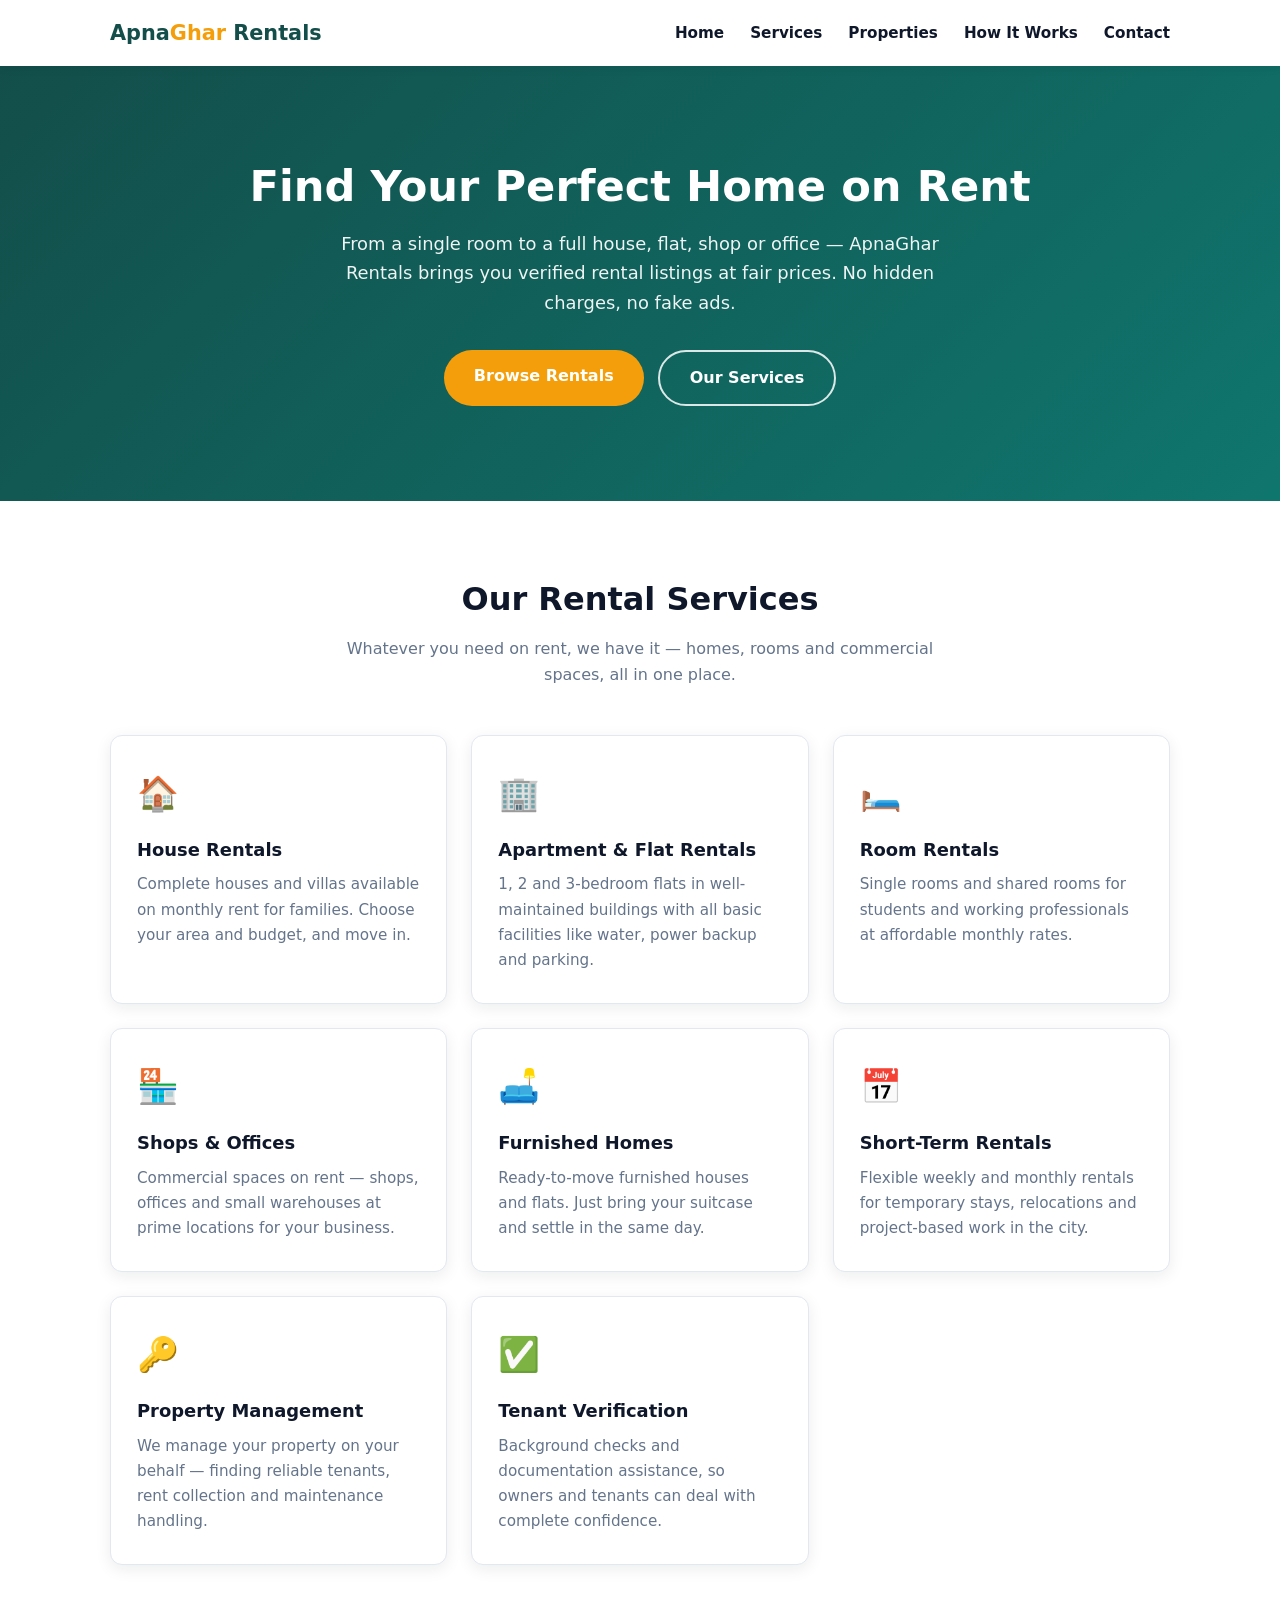
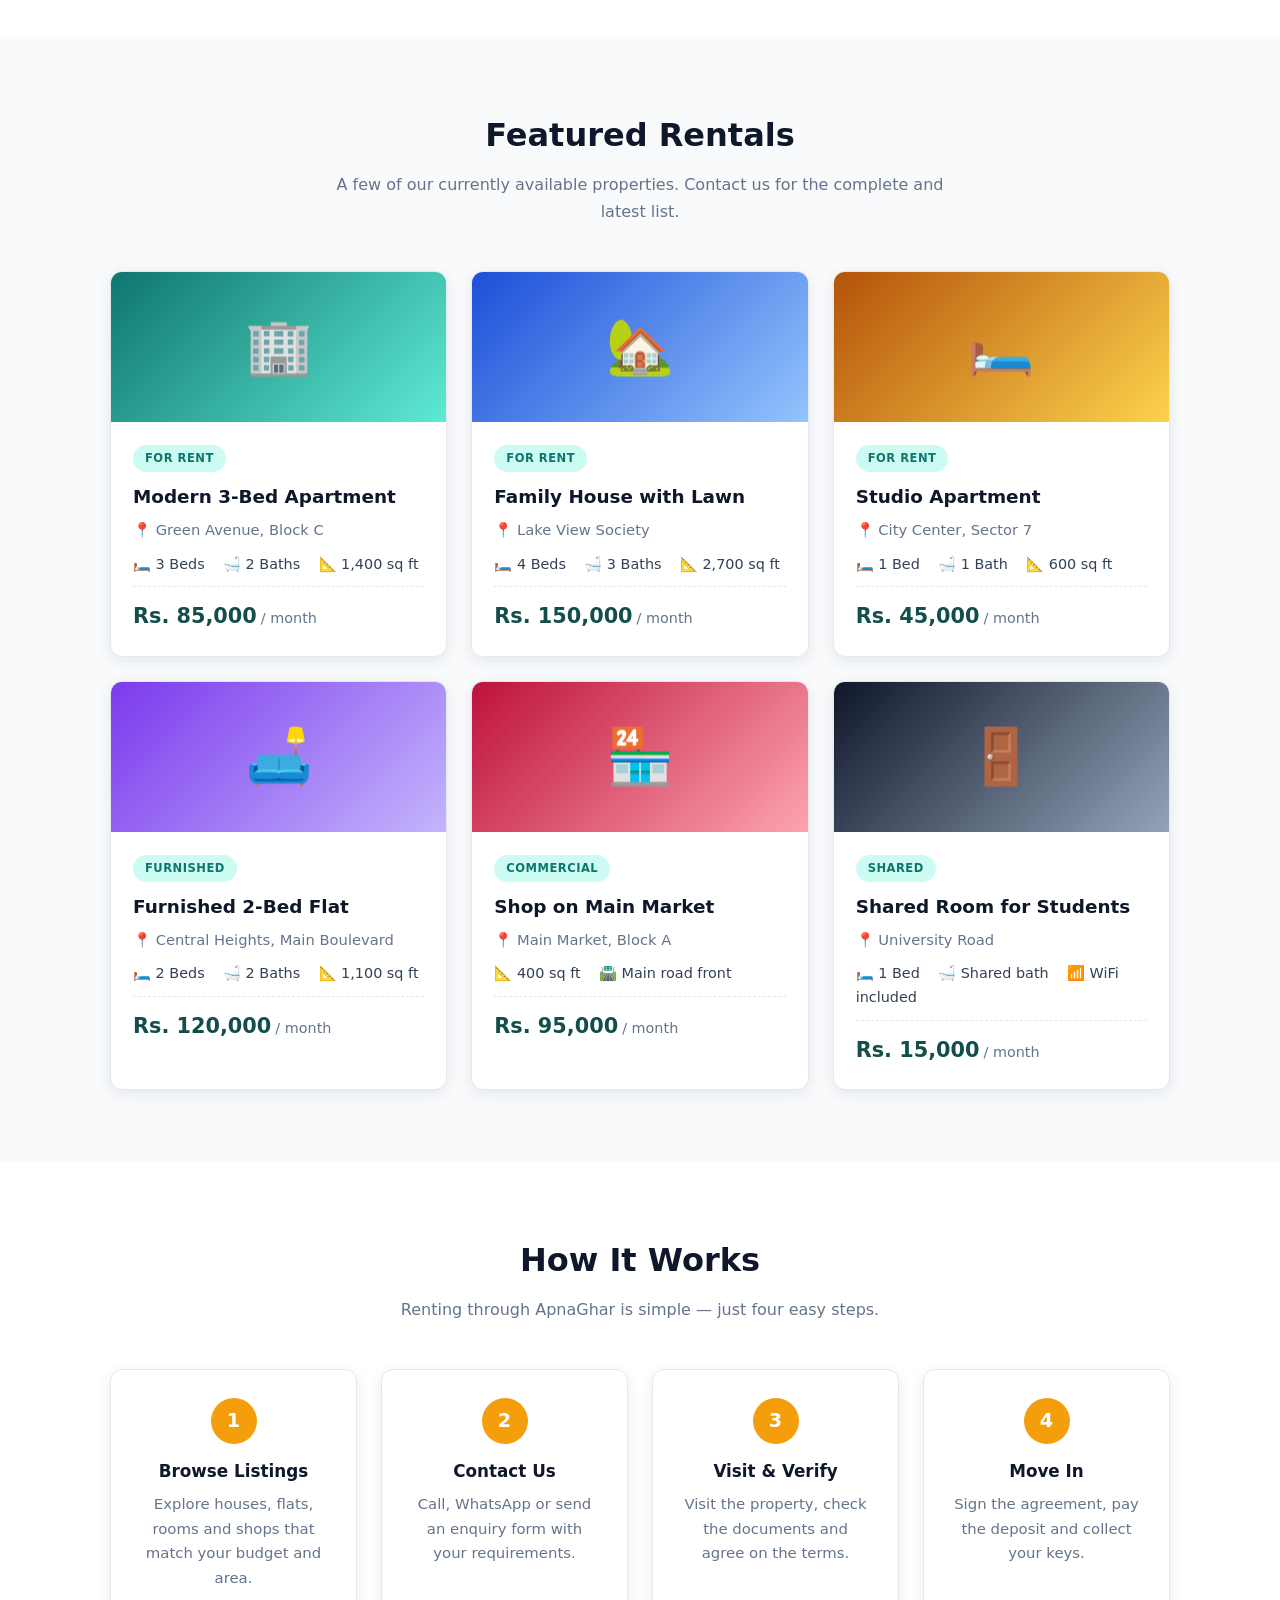
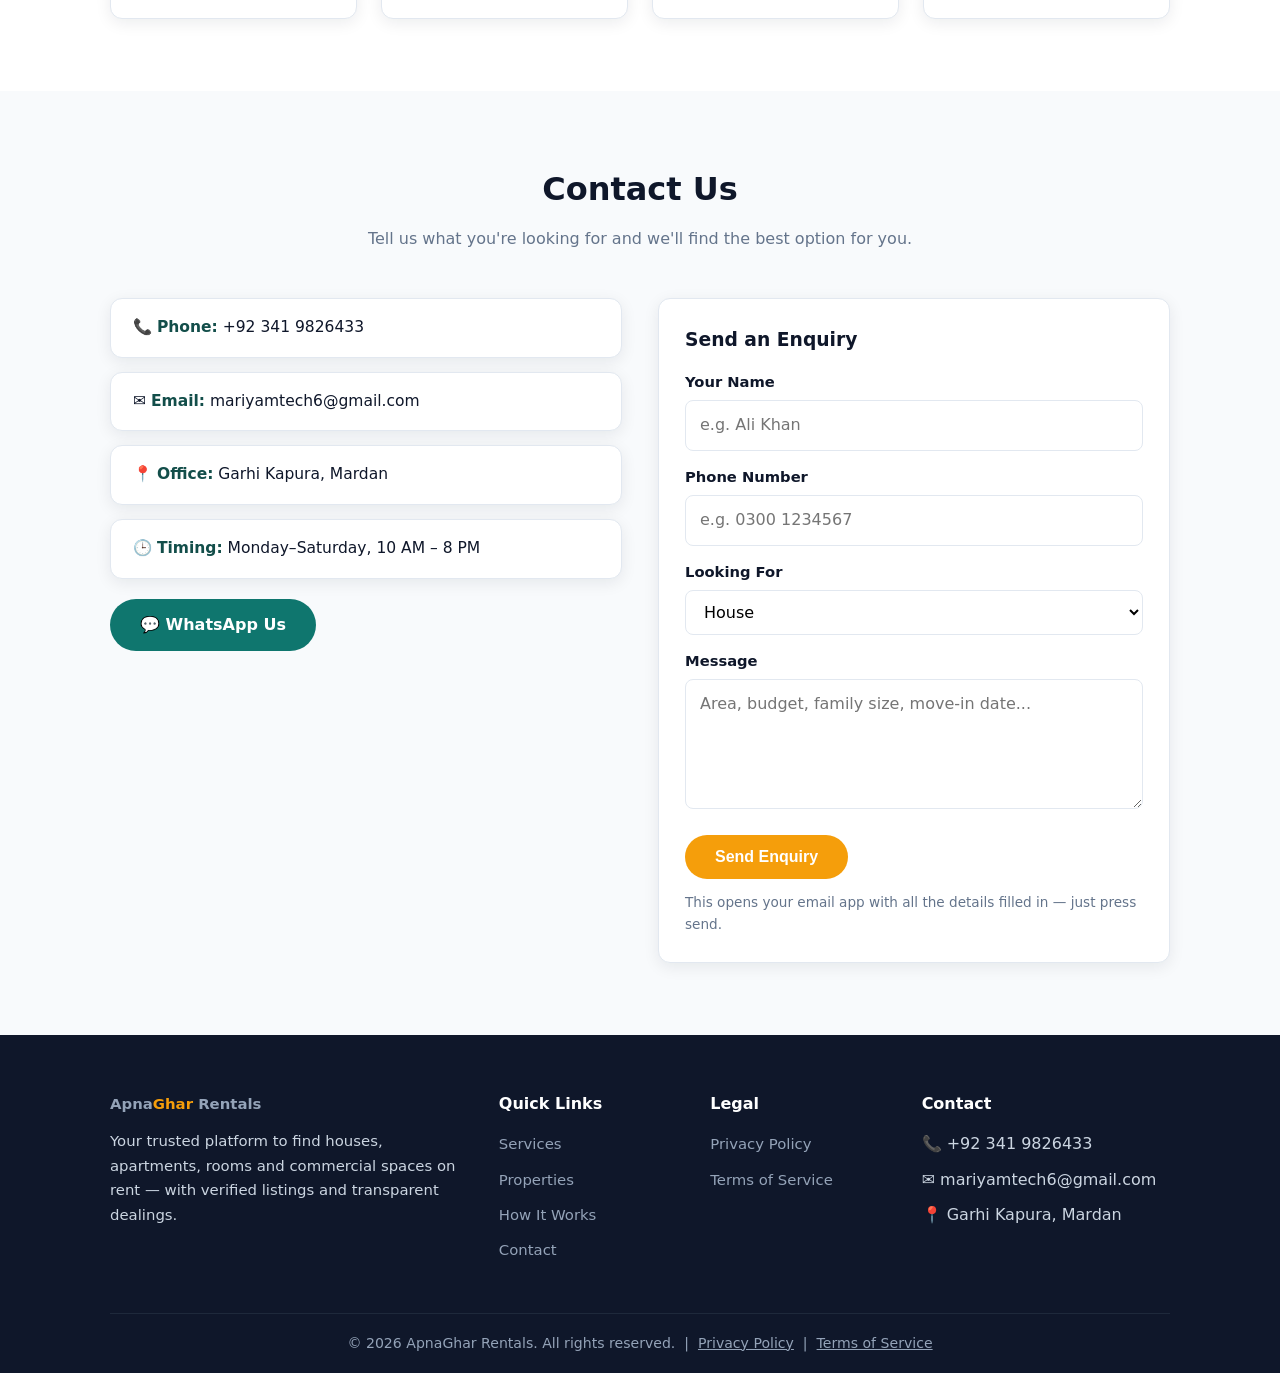
<file: index.html>
<!DOCTYPE html>
<html lang="en">
<head>
  <meta charset="UTF-8">
  <meta name="viewport" content="width=device-width, initial-scale=1.0">
  <title>ApnaGhar Rentals | Houses, Rooms &amp; Shops on Rent</title>
  <meta name="description" content="Find houses, apartments, rooms and commercial spaces on rent. Verified listings, transparent dealings, easy rentals.">
  <link rel="icon" href="data:image/svg+xml,<svg xmlns='http://www.w3.org/2000/svg' viewBox='0 0 100 100'><text y='.9em' font-size='90'>🏠</text></svg>">
  <link rel="stylesheet" href="styles.css">
</head>
<body>

<header>
  <div class="container nav">
    <a class="logo" href="index.html">Apna<span>Ghar</span> Rentals</a>
    <button class="menu-btn" id="menuBtn" aria-label="Toggle menu">☰</button>
    <ul class="nav-links" id="navLinks">
      <li><a href="index.html">Home</a></li>
      <li><a href="#services">Services</a></li>
      <li><a href="#properties">Properties</a></li>
      <li><a href="#how-it-works">How It Works</a></li>
      <li><a href="#contact">Contact</a></li>
    </ul>
  </div>
</header>

<!-- Hero -->
<section class="hero" id="home">
  <div class="container">
    <h1>Find Your Perfect Home on Rent</h1>
    <p>From a single room to a full house, flat, shop or office — ApnaGhar Rentals brings you verified rental listings at fair prices. No hidden charges, no fake ads.</p>
    <div class="hero-btns">
      <a class="btn btn-accent" href="#properties">Browse Rentals</a>
      <a class="btn btn-outline" href="#services">Our Services</a>
    </div>
  </div>
</section>

<!-- Services -->
<section id="services">
  <div class="container">
    <h2 class="section-title">Our Rental Services</h2>
    <p class="section-sub">Whatever you need on rent, we have it — homes, rooms and commercial spaces, all in one place.</p>
    <div class="grid">
      <div class="card">
        <div class="icon">🏠</div>
        <h3>House Rentals</h3>
        <p>Complete houses and villas available on monthly rent for families. Choose your area and budget, and move in.</p>
      </div>
      <div class="card">
        <div class="icon">🏢</div>
        <h3>Apartment &amp; Flat Rentals</h3>
        <p>1, 2 and 3-bedroom flats in well-maintained buildings with all basic facilities like water, power backup and parking.</p>
      </div>
      <div class="card">
        <div class="icon">🛏️</div>
        <h3>Room Rentals</h3>
        <p>Single rooms and shared rooms for students and working professionals at affordable monthly rates.</p>
      </div>
      <div class="card">
        <div class="icon">🏪</div>
        <h3>Shops &amp; Offices</h3>
        <p>Commercial spaces on rent — shops, offices and small warehouses at prime locations for your business.</p>
      </div>
      <div class="card">
        <div class="icon">🛋️</div>
        <h3>Furnished Homes</h3>
        <p>Ready-to-move furnished houses and flats. Just bring your suitcase and settle in the same day.</p>
      </div>
      <div class="card">
        <div class="icon">📅</div>
        <h3>Short-Term Rentals</h3>
        <p>Flexible weekly and monthly rentals for temporary stays, relocations and project-based work in the city.</p>
      </div>
      <div class="card">
        <div class="icon">🔑</div>
        <h3>Property Management</h3>
        <p>We manage your property on your behalf — finding reliable tenants, rent collection and maintenance handling.</p>
      </div>
      <div class="card">
        <div class="icon">✅</div>
        <h3>Tenant Verification</h3>
        <p>Background checks and documentation assistance, so owners and tenants can deal with complete confidence.</p>
      </div>
    </div>
  </div>
</section>

<!-- Featured rentals -->
<section id="properties" class="alt">
  <div class="container">
    <h2 class="section-title">Featured Rentals</h2>
    <p class="section-sub">A few of our currently available properties. Contact us for the complete and latest list.</p>
    <div class="grid">
      <!-- SAMPLE LISTINGS: ye sirf demo hain — apni asli properties ke naam, area aur rent se replace karein -->
      <article class="property">
        <div class="property-media m1">🏢</div>
        <div class="property-body">
          <span class="badge">For Rent</span>
          <h3>Modern 3-Bed Apartment</h3>
          <p class="location">📍 Green Avenue, Block C</p>
          <p class="specs">🛏️ 3 Beds &nbsp;&nbsp; 🛁 2 Baths &nbsp;&nbsp; 📐 1,400 sq ft</p>
          <div class="price-row"><span class="price">Rs. 85,000</span><span class="period">/ month</span></div>
        </div>
      </article>
      <article class="property">
        <div class="property-media m2">🏡</div>
        <div class="property-body">
          <span class="badge">For Rent</span>
          <h3>Family House with Lawn</h3>
          <p class="location">📍 Lake View Society</p>
          <p class="specs">🛏️ 4 Beds &nbsp;&nbsp; 🛁 3 Baths &nbsp;&nbsp; 📐 2,700 sq ft</p>
          <div class="price-row"><span class="price">Rs. 150,000</span><span class="period">/ month</span></div>
        </div>
      </article>
      <article class="property">
        <div class="property-media m3">🛏️</div>
        <div class="property-body">
          <span class="badge">For Rent</span>
          <h3>Studio Apartment</h3>
          <p class="location">📍 City Center, Sector 7</p>
          <p class="specs">🛏️ 1 Bed &nbsp;&nbsp; 🛁 1 Bath &nbsp;&nbsp; 📐 600 sq ft</p>
          <div class="price-row"><span class="price">Rs. 45,000</span><span class="period">/ month</span></div>
        </div>
      </article>
      <article class="property">
        <div class="property-media m4">🛋️</div>
        <div class="property-body">
          <span class="badge">Furnished</span>
          <h3>Furnished 2-Bed Flat</h3>
          <p class="location">📍 Central Heights, Main Boulevard</p>
          <p class="specs">🛏️ 2 Beds &nbsp;&nbsp; 🛁 2 Baths &nbsp;&nbsp; 📐 1,100 sq ft</p>
          <div class="price-row"><span class="price">Rs. 120,000</span><span class="period">/ month</span></div>
        </div>
      </article>
      <article class="property">
        <div class="property-media m5">🏪</div>
        <div class="property-body">
          <span class="badge">Commercial</span>
          <h3>Shop on Main Market</h3>
          <p class="location">📍 Main Market, Block A</p>
          <p class="specs">📐 400 sq ft &nbsp;&nbsp; 🛣️ Main road front</p>
          <div class="price-row"><span class="price">Rs. 95,000</span><span class="period">/ month</span></div>
        </div>
      </article>
      <article class="property">
        <div class="property-media m6">🚪</div>
        <div class="property-body">
          <span class="badge">Shared</span>
          <h3>Shared Room for Students</h3>
          <p class="location">📍 University Road</p>
          <p class="specs">🛏️ 1 Bed &nbsp;&nbsp; 🛁 Shared bath &nbsp;&nbsp; 📶 WiFi included</p>
          <div class="price-row"><span class="price">Rs. 15,000</span><span class="period">/ month</span></div>
        </div>
      </article>
    </div>
  </div>
</section>

<!-- How it works -->
<section id="how-it-works">
  <div class="container">
    <h2 class="section-title">How It Works</h2>
    <p class="section-sub">Renting through ApnaGhar is simple — just four easy steps.</p>
    <div class="steps">
      <div class="step">
        <div class="step-num">1</div>
        <h3>Browse Listings</h3>
        <p>Explore houses, flats, rooms and shops that match your budget and area.</p>
      </div>
      <div class="step">
        <div class="step-num">2</div>
        <h3>Contact Us</h3>
        <p>Call, WhatsApp or send an enquiry form with your requirements.</p>
      </div>
      <div class="step">
        <div class="step-num">3</div>
        <h3>Visit &amp; Verify</h3>
        <p>Visit the property, check the documents and agree on the terms.</p>
      </div>
      <div class="step">
        <div class="step-num">4</div>
        <h3>Move In</h3>
        <p>Sign the agreement, pay the deposit and collect your keys.</p>
      </div>
    </div>
  </div>
</section>

<!-- Contact -->
<section id="contact" class="alt">
  <div class="container">
    <h2 class="section-title">Contact Us</h2>
    <p class="section-sub">Tell us what you're looking for and we'll find the best option for you.</p>
    <div class="contact-wrap">
      <div class="contact-info">
        <div class="contact-card">📞 <strong>Phone:</strong> +92 341 9826433</div>
        <div class="contact-card">✉️ <strong>Email:</strong> mariyamtech6@gmail.com</div>
        <div class="contact-card">📍 <strong>Office:</strong> Garhi Kapura, Mardan</div>
        <div class="contact-card">🕒 <strong>Timing:</strong> Monday–Saturday, 10 AM – 8 PM</div>
        <a class="btn btn-primary" href="https://wa.me/923419826433" target="_blank" rel="noopener">💬 WhatsApp Us</a>
      </div>
      <form id="enquiryForm">
        <h3>Send an Enquiry</h3>
        <label for="name">Your Name</label>
        <input id="name" type="text" placeholder="e.g. Ali Khan" required>
        <label for="phone">Phone Number</label>
        <input id="phone" type="tel" placeholder="e.g. 0300 1234567" required>
        <label for="type">Looking For</label>
        <select id="type">
          <option>House</option>
          <option>Apartment / Flat</option>
          <option>Room</option>
          <option>Shop / Office</option>
          <option>Furnished Home</option>
        </select>
        <label for="message">Message</label>
        <textarea id="message" rows="4" placeholder="Area, budget, family size, move-in date..."></textarea>
        <button class="btn btn-accent" type="submit">Send Enquiry</button>
        <p class="form-note">This opens your email app with all the details filled in — just press send.</p>
      </form>
    </div>
  </div>
</section>

<!-- Footer -->
<footer>
  <div class="container">
    <div class="footer-grid">
      <div>
        <a class="logo" href="index.html">Apna<span>Ghar</span> Rentals</a>
        <p style="margin-top:12px">Your trusted platform to find houses, apartments, rooms and commercial spaces on rent — with verified listings and transparent dealings.</p>
      </div>
      <div>
        <h4>Quick Links</h4>
        <ul>
          <li><a href="index.html#services">Services</a></li>
          <li><a href="index.html#properties">Properties</a></li>
          <li><a href="index.html#how-it-works">How It Works</a></li>
          <li><a href="index.html#contact">Contact</a></li>
        </ul>
      </div>
      <div>
        <h4>Legal</h4>
        <ul>
          <li><a href="privacy.html">Privacy Policy</a></li>
          <li><a href="terms.html">Terms of Service</a></li>
        </ul>
      </div>
      <div>
        <h4>Contact</h4>
        <ul>
          <li>📞 +92 341 9826433</li>
          <li>✉️ mariyamtech6@gmail.com</li>
          <li>📍 Garhi Kapura, Mardan</li>
        </ul>
      </div>
    </div>
    <div class="footer-bottom">
      © 2026 ApnaGhar Rentals. All rights reserved. &nbsp;|&nbsp;
      <a href="privacy.html">Privacy Policy</a> &nbsp;|&nbsp;
      <a href="terms.html">Terms of Service</a>
    </div>
  </div>
</footer>

<script>
  document.getElementById('menuBtn').addEventListener('click', function () {
    document.getElementById('navLinks').classList.toggle('open');
  });

  document.getElementById('enquiryForm').addEventListener('submit', function (e) {
    e.preventDefault();
    var name = document.getElementById('name').value;
    var phone = document.getElementById('phone').value;
    var type = document.getElementById('type').value;
    var message = document.getElementById('message').value;
    var subject = 'Rental Enquiry from ' + name;
    var body = 'Name: ' + name + '\nPhone: ' + phone + '\nLooking for: ' + type + '\n\nMessage:\n' + message;
    window.location.href = 'mailto:mariyamtech6@gmail.com?subject=' + encodeURIComponent(subject) + '&body=' + encodeURIComponent(body);
  });
</script>

</body>
</html>
</file>
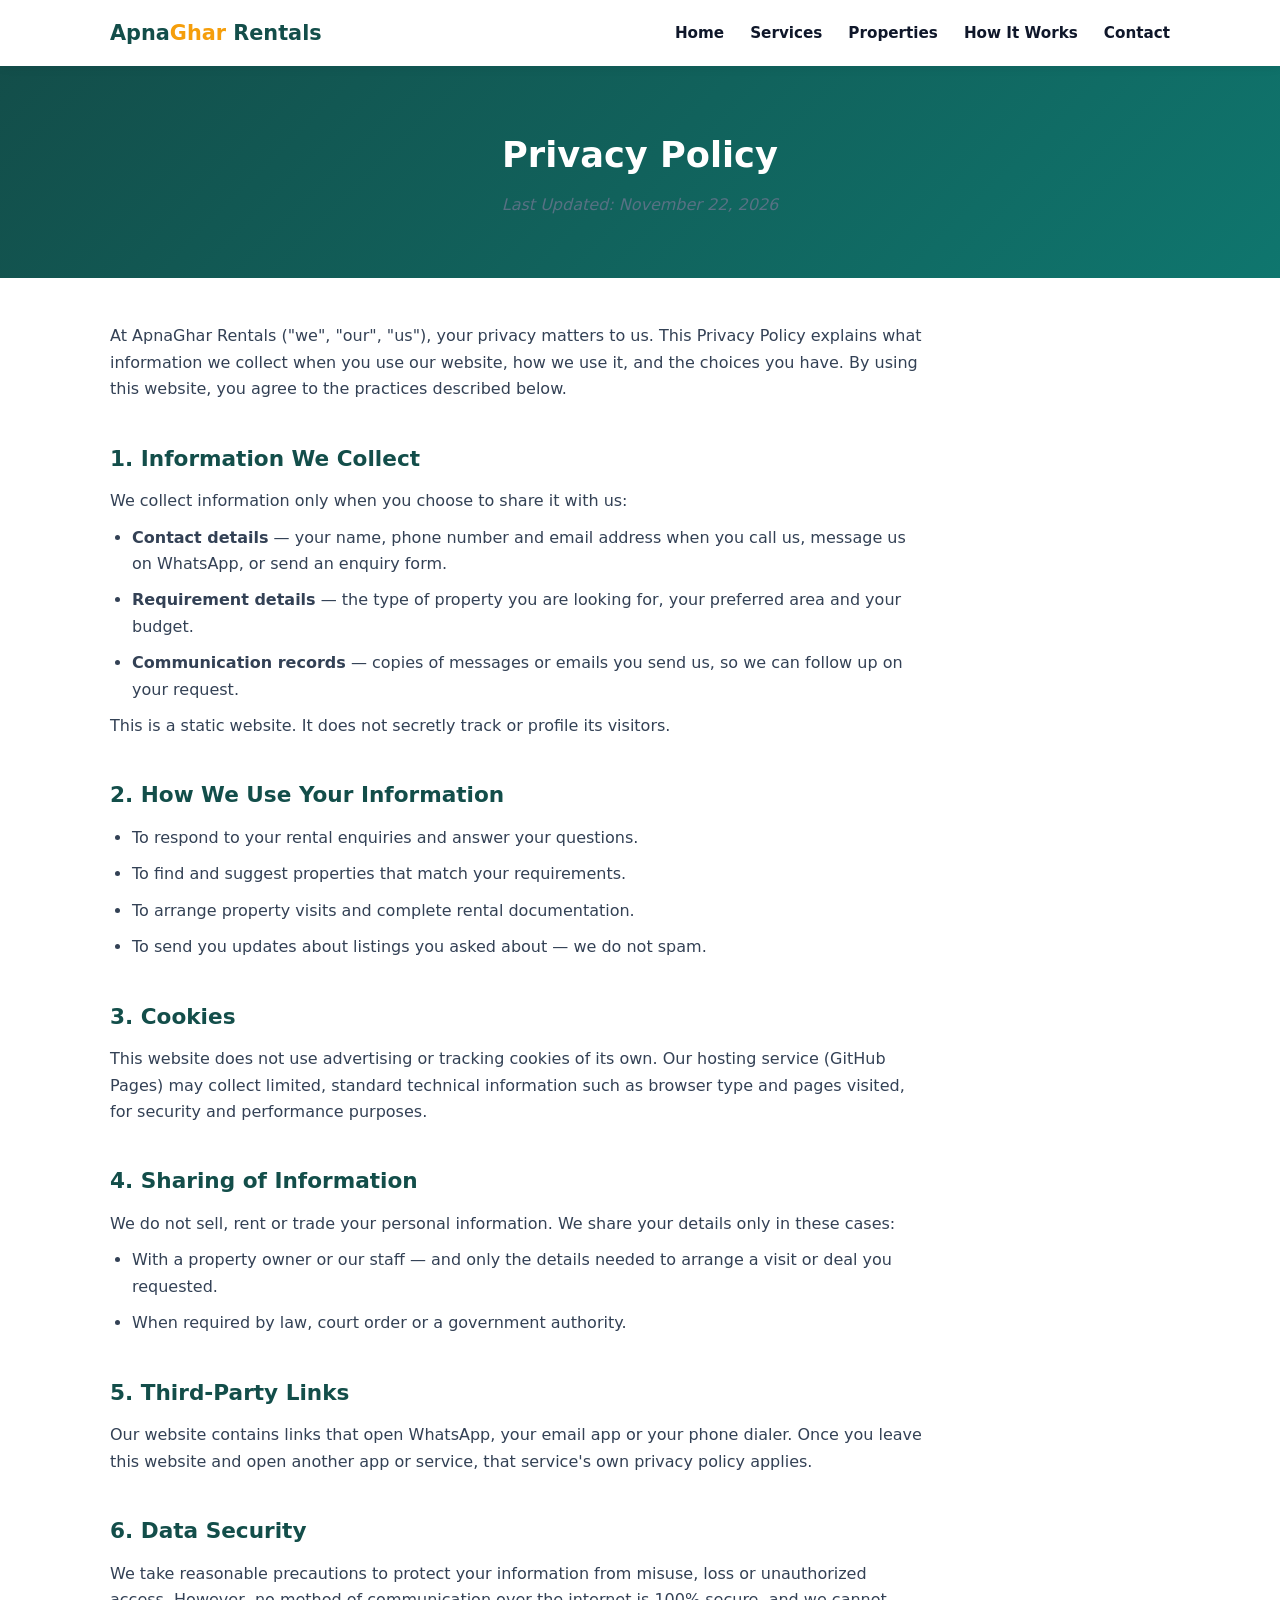
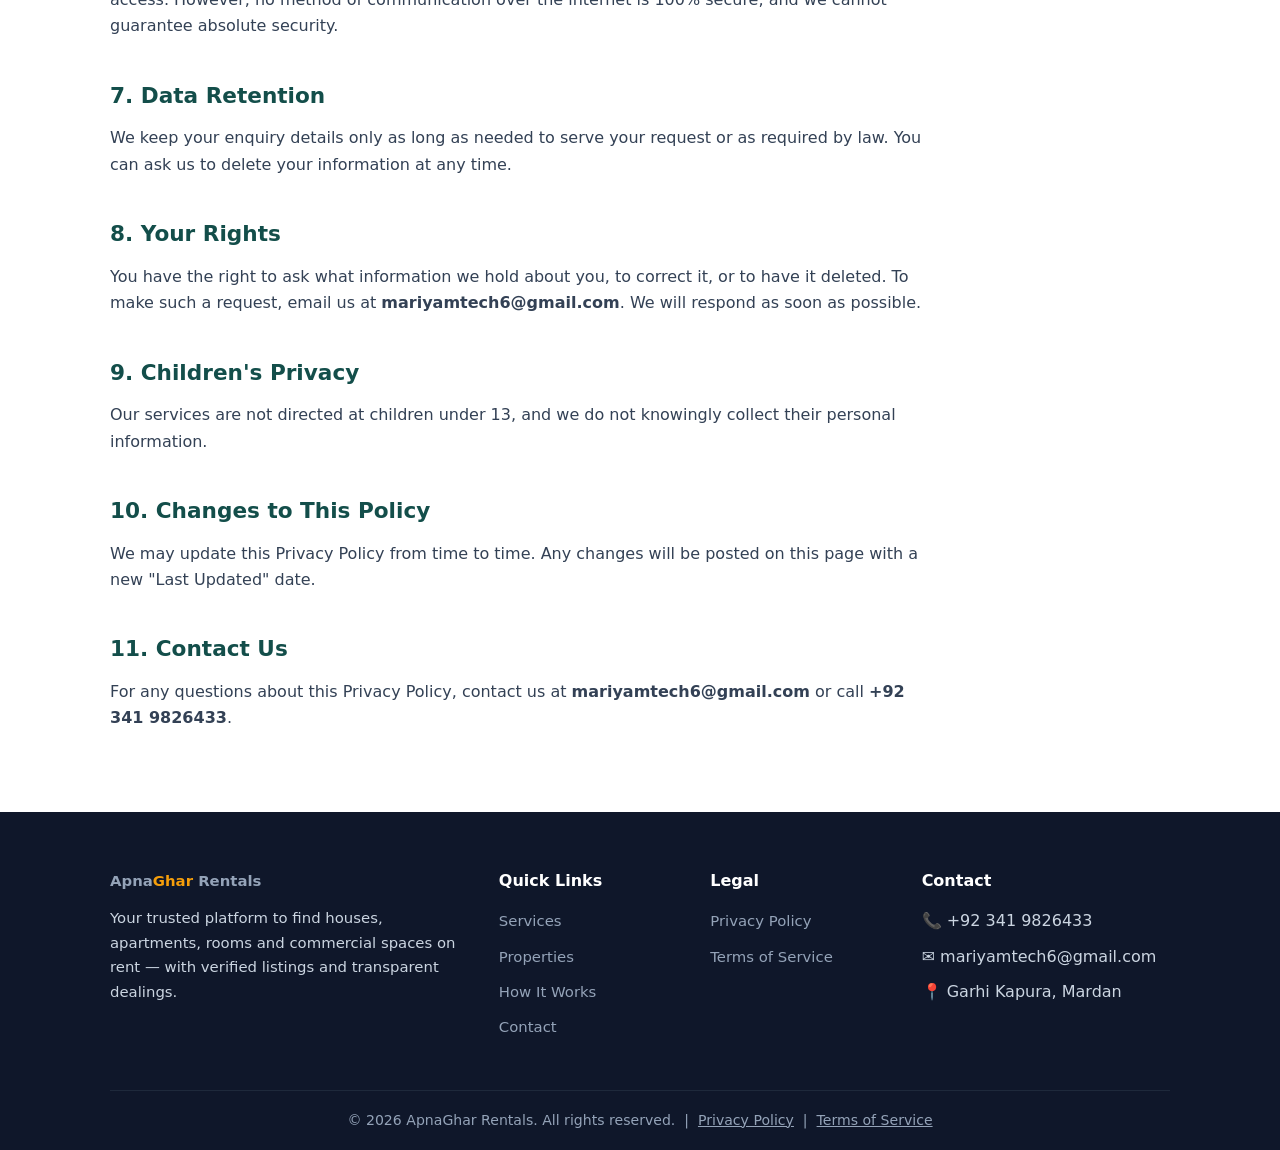
<file: privacy.html>
<!DOCTYPE html>
<html lang="en">
<head>
  <meta charset="UTF-8">
  <meta name="viewport" content="width=device-width, initial-scale=1.0">
  <title>Privacy Policy | ApnaGhar Rentals</title>
  <meta name="description" content="Privacy Policy of ApnaGhar Rentals — how we collect, use and protect your information.">
  <link rel="icon" href="data:image/svg+xml,<svg xmlns='http://www.w3.org/2000/svg' viewBox='0 0 100 100'><text y='.9em' font-size='90'>🏠</text></svg>">
  <link rel="stylesheet" href="styles.css">
</head>
<body>

<header>
  <div class="container nav">
    <a class="logo" href="index.html">Apna<span>Ghar</span> Rentals</a>
    <button class="menu-btn" id="menuBtn" aria-label="Toggle menu">☰</button>
    <ul class="nav-links" id="navLinks">
      <li><a href="index.html">Home</a></li>
      <li><a href="index.html#services">Services</a></li>
      <li><a href="index.html#properties">Properties</a></li>
      <li><a href="index.html#how-it-works">How It Works</a></li>
      <li><a href="index.html#contact">Contact</a></li>
    </ul>
  </div>
</header>

<div class="page-hero">
  <div class="container">
    <h1>Privacy Policy</h1>
    <p class="updated">Last Updated: November 22, 2026</p>
  </div>
</div>

<main class="container">
  <div class="legal">
    <p>At ApnaGhar Rentals ("we", "our", "us"), your privacy matters to us. This Privacy Policy explains what information we collect when you use our website, how we use it, and the choices you have. By using this website, you agree to the practices described below.</p>

    <h2>1. Information We Collect</h2>
    <p>We collect information only when you choose to share it with us:</p>
    <ul>
      <li><strong>Contact details</strong> — your name, phone number and email address when you call us, message us on WhatsApp, or send an enquiry form.</li>
      <li><strong>Requirement details</strong> — the type of property you are looking for, your preferred area and your budget.</li>
      <li><strong>Communication records</strong> — copies of messages or emails you send us, so we can follow up on your request.</li>
    </ul>
    <p>This is a static website. It does not secretly track or profile its visitors.</p>

    <h2>2. How We Use Your Information</h2>
    <ul>
      <li>To respond to your rental enquiries and answer your questions.</li>
      <li>To find and suggest properties that match your requirements.</li>
      <li>To arrange property visits and complete rental documentation.</li>
      <li>To send you updates about listings you asked about — we do not spam.</li>
    </ul>

    <h2>3. Cookies</h2>
    <p>This website does not use advertising or tracking cookies of its own. Our hosting service (GitHub Pages) may collect limited, standard technical information such as browser type and pages visited, for security and performance purposes.</p>

    <h2>4. Sharing of Information</h2>
    <p>We do not sell, rent or trade your personal information. We share your details only in these cases:</p>
    <ul>
      <li>With a property owner or our staff — and only the details needed to arrange a visit or deal you requested.</li>
      <li>When required by law, court order or a government authority.</li>
    </ul>

    <h2>5. Third-Party Links</h2>
    <p>Our website contains links that open WhatsApp, your email app or your phone dialer. Once you leave this website and open another app or service, that service's own privacy policy applies.</p>

    <h2>6. Data Security</h2>
    <p>We take reasonable precautions to protect your information from misuse, loss or unauthorized access. However, no method of communication over the internet is 100% secure, and we cannot guarantee absolute security.</p>

    <h2>7. Data Retention</h2>
    <p>We keep your enquiry details only as long as needed to serve your request or as required by law. You can ask us to delete your information at any time.</p>

    <h2>8. Your Rights</h2>
    <p>You have the right to ask what information we hold about you, to correct it, or to have it deleted. To make such a request, email us at <strong>mariyamtech6@gmail.com</strong>. We will respond as soon as possible.</p>

    <h2>9. Children's Privacy</h2>
    <p>Our services are not directed at children under 13, and we do not knowingly collect their personal information.</p>

    <h2>10. Changes to This Policy</h2>
    <p>We may update this Privacy Policy from time to time. Any changes will be posted on this page with a new "Last Updated" date.</p>

    <h2>11. Contact Us</h2>
    <p>For any questions about this Privacy Policy, contact us at <strong>mariyamtech6@gmail.com</strong> or call <strong>+92 341 9826433</strong>.</p>
  </div>
</main>

<footer>
  <div class="container">
    <div class="footer-grid">
      <div>
        <a class="logo" href="index.html">Apna<span>Ghar</span> Rentals</a>
        <p style="margin-top:12px">Your trusted platform to find houses, apartments, rooms and commercial spaces on rent — with verified listings and transparent dealings.</p>
      </div>
      <div>
        <h4>Quick Links</h4>
        <ul>
          <li><a href="index.html#services">Services</a></li>
          <li><a href="index.html#properties">Properties</a></li>
          <li><a href="index.html#how-it-works">How It Works</a></li>
          <li><a href="index.html#contact">Contact</a></li>
        </ul>
      </div>
      <div>
        <h4>Legal</h4>
        <ul>
          <li><a href="privacy.html">Privacy Policy</a></li>
          <li><a href="terms.html">Terms of Service</a></li>
        </ul>
      </div>
      <div>
        <h4>Contact</h4>
        <ul>
          <li>📞 +92 341 9826433</li>
          <li>✉️ mariyamtech6@gmail.com</li>
          <li>📍 Garhi Kapura, Mardan</li>
        </ul>
      </div>
    </div>
    <div class="footer-bottom">
      © 2026 ApnaGhar Rentals. All rights reserved. &nbsp;|&nbsp;
      <a href="privacy.html">Privacy Policy</a> &nbsp;|&nbsp;
      <a href="terms.html">Terms of Service</a>
    </div>
  </div>
</footer>

<script>
  document.getElementById('menuBtn').addEventListener('click', function () {
    document.getElementById('navLinks').classList.toggle('open');
  });
</script>

</body>
</html>
</file>
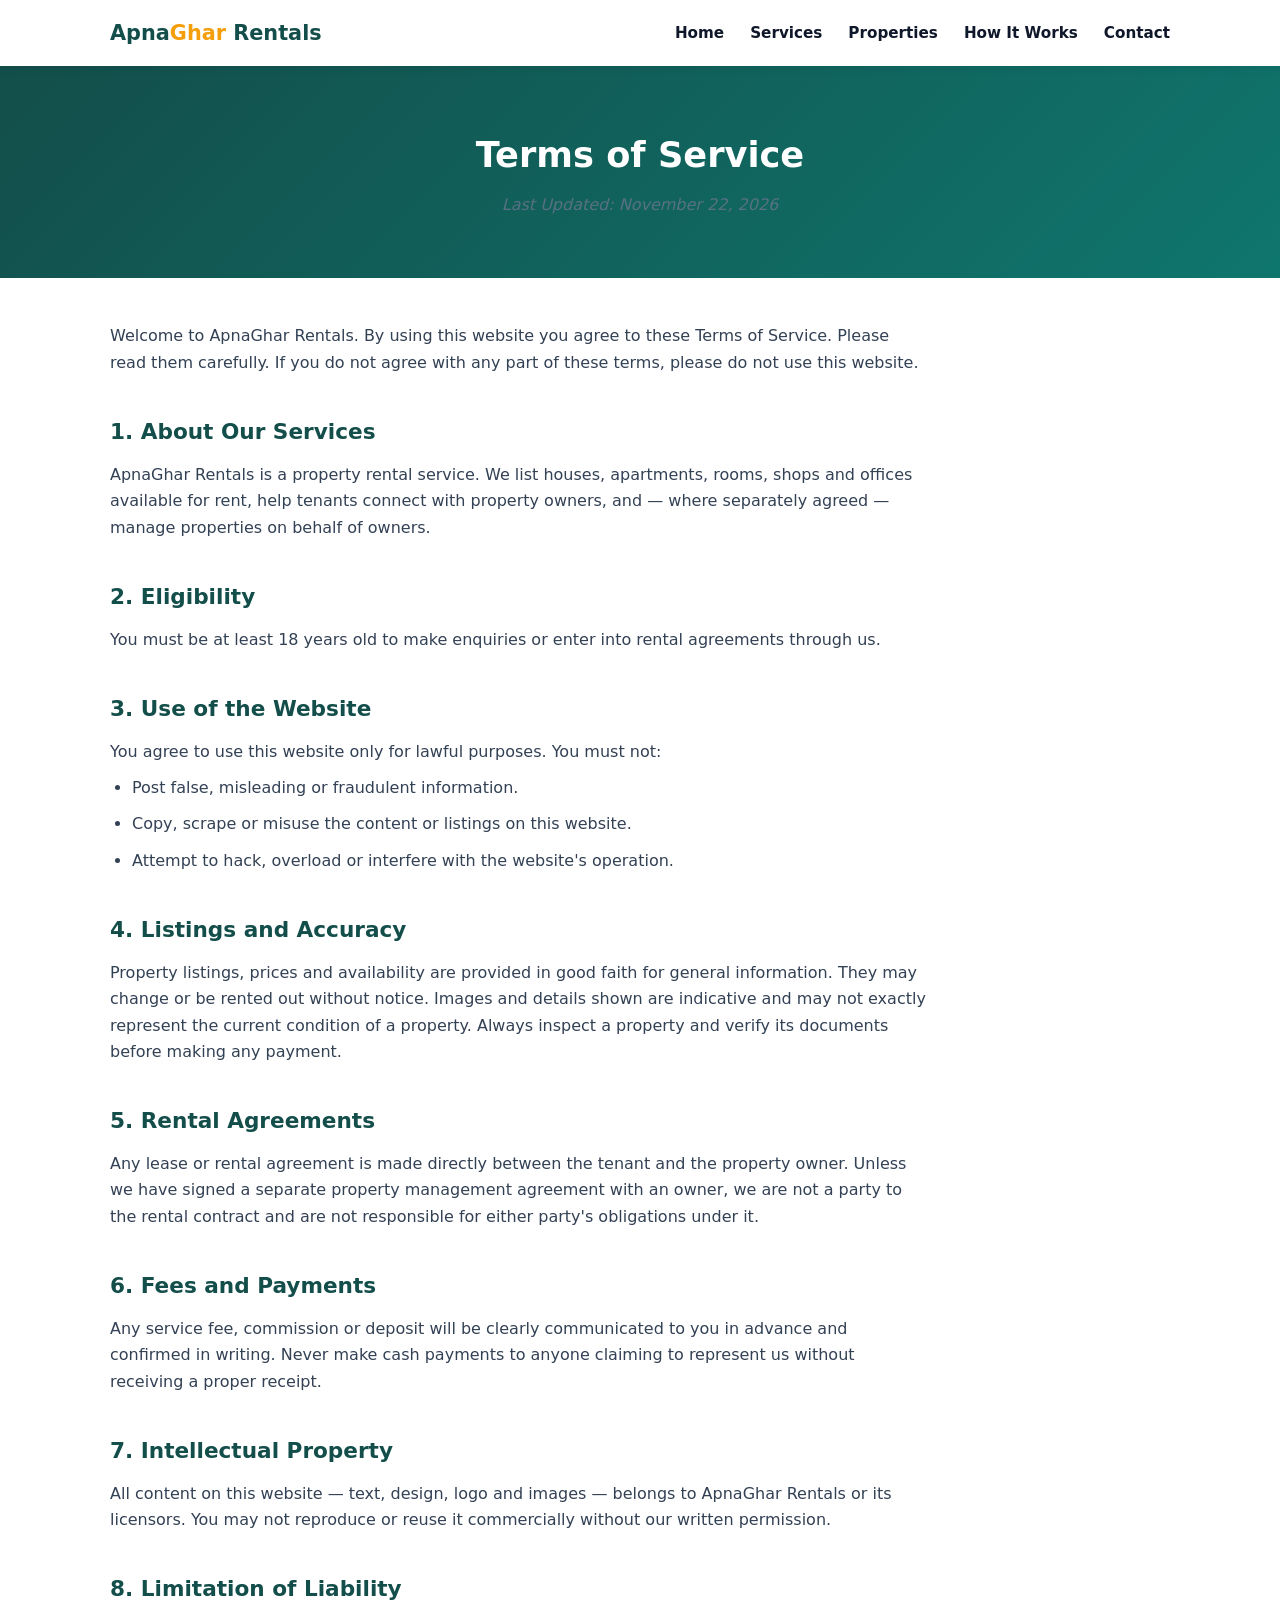
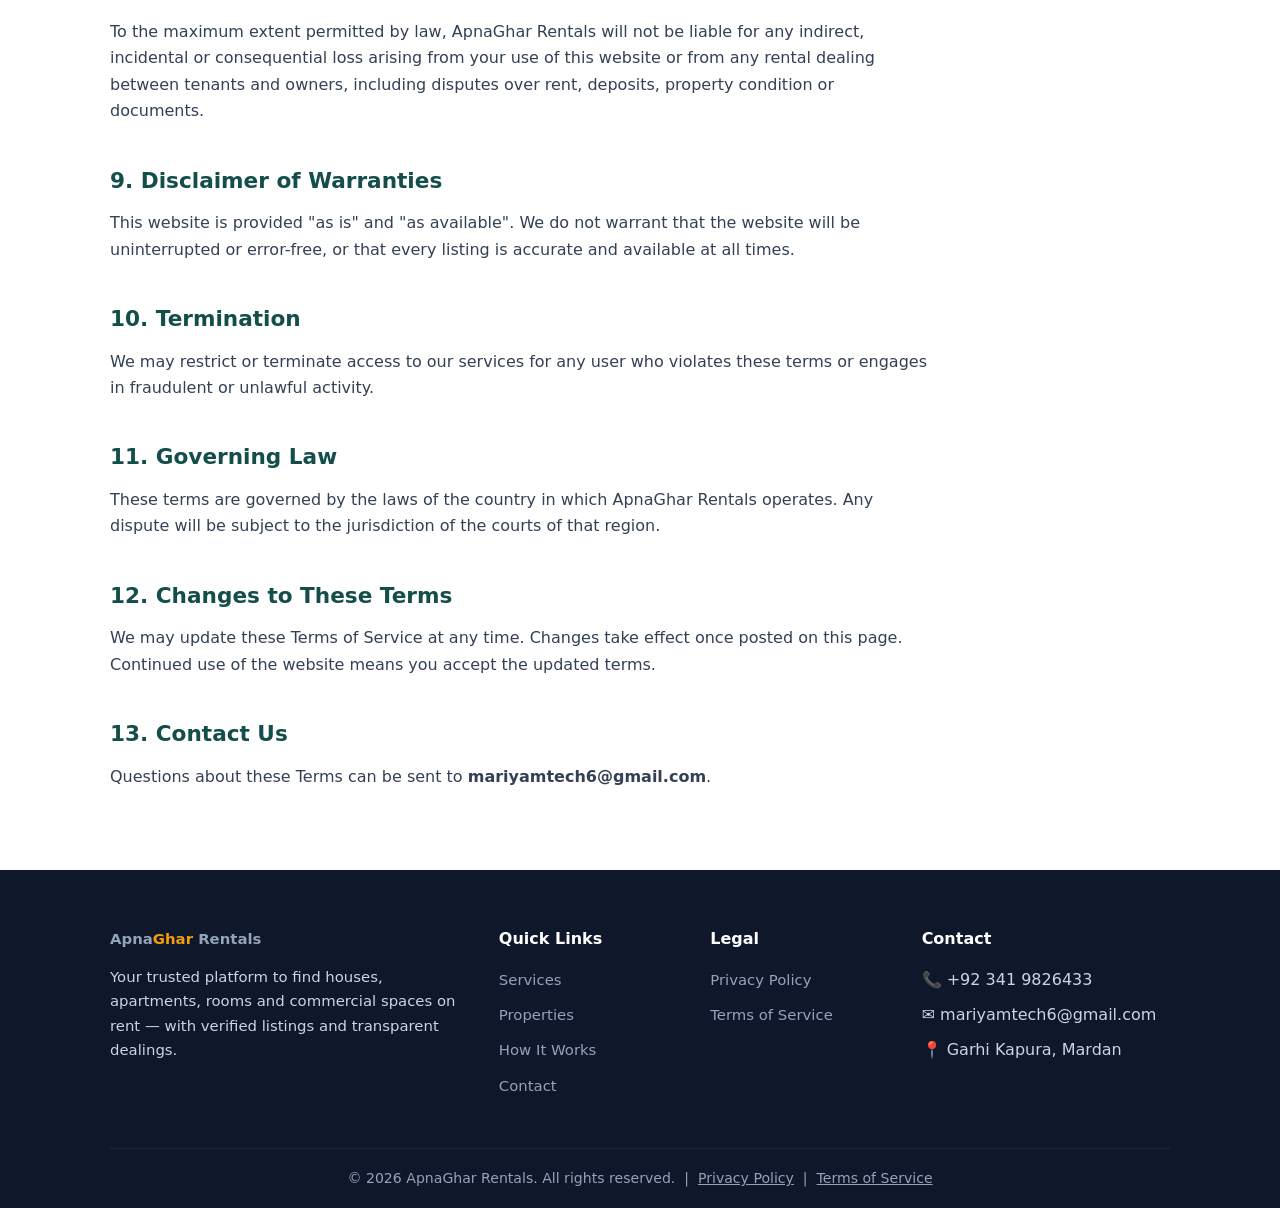
<file: terms.html>
<!DOCTYPE html>
<html lang="en">
<head>
  <meta charset="UTF-8">
  <meta name="viewport" content="width=device-width, initial-scale=1.0">
  <title>Terms of Service | ApnaGhar Rentals</title>
  <meta name="description" content="Terms of Service of ApnaGhar Rentals — the rules for using our website and rental services.">
  <link rel="icon" href="data:image/svg+xml,<svg xmlns='http://www.w3.org/2000/svg' viewBox='0 0 100 100'><text y='.9em' font-size='90'>🏠</text></svg>">
  <link rel="stylesheet" href="styles.css">
</head>
<body>

<header>
  <div class="container nav">
    <a class="logo" href="index.html">Apna<span>Ghar</span> Rentals</a>
    <button class="menu-btn" id="menuBtn" aria-label="Toggle menu">☰</button>
    <ul class="nav-links" id="navLinks">
      <li><a href="index.html">Home</a></li>
      <li><a href="index.html#services">Services</a></li>
      <li><a href="index.html#properties">Properties</a></li>
      <li><a href="index.html#how-it-works">How It Works</a></li>
      <li><a href="index.html#contact">Contact</a></li>
    </ul>
  </div>
</header>

<div class="page-hero">
  <div class="container">
    <h1>Terms of Service</h1>
    <p class="updated">Last Updated: November 22, 2026</p>
  </div>
</div>

<main class="container">
  <div class="legal">
    <p>Welcome to ApnaGhar Rentals. By using this website you agree to these Terms of Service. Please read them carefully. If you do not agree with any part of these terms, please do not use this website.</p>

    <h2>1. About Our Services</h2>
    <p>ApnaGhar Rentals is a property rental service. We list houses, apartments, rooms, shops and offices available for rent, help tenants connect with property owners, and — where separately agreed — manage properties on behalf of owners.</p>

    <h2>2. Eligibility</h2>
    <p>You must be at least 18 years old to make enquiries or enter into rental agreements through us.</p>

    <h2>3. Use of the Website</h2>
    <p>You agree to use this website only for lawful purposes. You must not:</p>
    <ul>
      <li>Post false, misleading or fraudulent information.</li>
      <li>Copy, scrape or misuse the content or listings on this website.</li>
      <li>Attempt to hack, overload or interfere with the website's operation.</li>
    </ul>

    <h2>4. Listings and Accuracy</h2>
    <p>Property listings, prices and availability are provided in good faith for general information. They may change or be rented out without notice. Images and details shown are indicative and may not exactly represent the current condition of a property. Always inspect a property and verify its documents before making any payment.</p>

    <h2>5. Rental Agreements</h2>
    <p>Any lease or rental agreement is made directly between the tenant and the property owner. Unless we have signed a separate property management agreement with an owner, we are not a party to the rental contract and are not responsible for either party's obligations under it.</p>

    <h2>6. Fees and Payments</h2>
    <p>Any service fee, commission or deposit will be clearly communicated to you in advance and confirmed in writing. Never make cash payments to anyone claiming to represent us without receiving a proper receipt.</p>

    <h2>7. Intellectual Property</h2>
    <p>All content on this website — text, design, logo and images — belongs to ApnaGhar Rentals or its licensors. You may not reproduce or reuse it commercially without our written permission.</p>

    <h2>8. Limitation of Liability</h2>
    <p>To the maximum extent permitted by law, ApnaGhar Rentals will not be liable for any indirect, incidental or consequential loss arising from your use of this website or from any rental dealing between tenants and owners, including disputes over rent, deposits, property condition or documents.</p>

    <h2>9. Disclaimer of Warranties</h2>
    <p>This website is provided "as is" and "as available". We do not warrant that the website will be uninterrupted or error-free, or that every listing is accurate and available at all times.</p>

    <h2>10. Termination</h2>
    <p>We may restrict or terminate access to our services for any user who violates these terms or engages in fraudulent or unlawful activity.</p>

    <h2>11. Governing Law</h2>
    <p>These terms are governed by the laws of the country in which ApnaGhar Rentals operates. Any dispute will be subject to the jurisdiction of the courts of that region.</p>

    <h2>12. Changes to These Terms</h2>
    <p>We may update these Terms of Service at any time. Changes take effect once posted on this page. Continued use of the website means you accept the updated terms.</p>

    <h2>13. Contact Us</h2>
    <p>Questions about these Terms can be sent to <strong>mariyamtech6@gmail.com</strong>.</p>
  </div>
</main>

<footer>
  <div class="container">
    <div class="footer-grid">
      <div>
        <a class="logo" href="index.html">Apna<span>Ghar</span> Rentals</a>
        <p style="margin-top:12px">Your trusted platform to find houses, apartments, rooms and commercial spaces on rent — with verified listings and transparent dealings.</p>
      </div>
      <div>
        <h4>Quick Links</h4>
        <ul>
          <li><a href="index.html#services">Services</a></li>
          <li><a href="index.html#properties">Properties</a></li>
          <li><a href="index.html#how-it-works">How It Works</a></li>
          <li><a href="index.html#contact">Contact</a></li>
        </ul>
      </div>
      <div>
        <h4>Legal</h4>
        <ul>
          <li><a href="privacy.html">Privacy Policy</a></li>
          <li><a href="terms.html">Terms of Service</a></li>
        </ul>
      </div>
      <div>
        <h4>Contact</h4>
        <ul>
          <li>📞 +92 341 9826433</li>
          <li>✉️ mariyamtech6@gmail.com</li>
          <li>📍 Garhi Kapura, Mardan</li>
        </ul>
      </div>
    </div>
    <div class="footer-bottom">
      © 2026 ApnaGhar Rentals. All rights reserved. &nbsp;|&nbsp;
      <a href="privacy.html">Privacy Policy</a> &nbsp;|&nbsp;
      <a href="terms.html">Terms of Service</a>
    </div>
  </div>
</footer>

<script>
  document.getElementById('menuBtn').addEventListener('click', function () {
    document.getElementById('navLinks').classList.toggle('open');
  });
</script>

</body>
</html>
</file>
<file: styles.css>
/* ===== ApnaGhar Rentals – Shared Styles ===== */
:root{
  --primary:#0f766e;
  --primary-dark:#134e4a;
  --accent:#f59e0b;
  --dark:#0f172a;
  --gray:#64748b;
  --light:#f8fafc;
  --border:#e2e8f0;
  --white:#ffffff;
  --radius:12px;
  --shadow:0 4px 16px rgba(15,23,42,.08);
}
*{margin:0;padding:0;box-sizing:border-box}
html{scroll-behavior:smooth}
body{font-family:"Segoe UI",system-ui,-apple-system,Arial,sans-serif;color:var(--dark);line-height:1.65;background:var(--white)}
.container{max-width:1100px;margin:0 auto;padding:0 20px}

/* Header */
header{position:sticky;top:0;z-index:100;background:var(--white);box-shadow:0 1px 10px rgba(15,23,42,.08)}
.nav{display:flex;align-items:center;justify-content:space-between;height:66px}
.logo{font-size:1.3rem;font-weight:800;color:var(--primary-dark);text-decoration:none}
.logo span{color:var(--accent)}
.nav-links{display:flex;align-items:center;gap:26px;list-style:none}
.nav-links a{text-decoration:none;color:var(--dark);font-weight:600;font-size:.95rem;transition:color .2s}
.nav-links a:hover{color:var(--primary)}
.menu-btn{display:none;background:none;border:0;font-size:1.6rem;cursor:pointer;color:var(--dark)}

/* Hero */
.hero{background:linear-gradient(135deg,var(--primary-dark),var(--primary));color:#fff;padding:95px 0;text-align:center}
.hero h1{font-size:2.7rem;line-height:1.2;margin-bottom:16px}
.hero p{max-width:640px;margin:0 auto 32px;font-size:1.12rem;opacity:.93}
.hero-btns{display:flex;gap:14px;justify-content:center;flex-wrap:wrap}

/* Buttons */
.btn{display:inline-block;padding:13px 30px;border-radius:50px;font-weight:700;text-decoration:none;transition:transform .15s,box-shadow .15s;font-size:1rem}
.btn:hover{transform:translateY(-2px);box-shadow:var(--shadow)}
.btn-accent{background:var(--accent);color:#fff}
.btn-outline{border:2px solid rgba(255,255,255,.85);color:#fff}
.btn-primary{background:var(--primary);color:#fff}

/* Sections */
section{padding:72px 0}
.alt{background:var(--light)}
.section-title{text-align:center;font-size:2rem;margin-bottom:10px}
.section-sub{text-align:center;color:var(--gray);max-width:620px;margin:0 auto 46px}

/* Service cards */
.grid{display:grid;grid-template-columns:repeat(auto-fit,minmax(250px,1fr));gap:24px}
.card{background:#fff;border:1px solid var(--border);border-radius:var(--radius);padding:30px 26px;box-shadow:var(--shadow);transition:transform .2s}
.card:hover{transform:translateY(-4px)}
.card .icon{font-size:2.1rem}
.card h3{margin:14px 0 8px;font-size:1.12rem}
.card p{color:var(--gray);font-size:.95rem}

/* Property cards */
.property{background:#fff;border:1px solid var(--border);border-radius:var(--radius);overflow:hidden;box-shadow:var(--shadow);transition:transform .2s}
.property:hover{transform:translateY(-4px)}
.property-media{height:150px;display:flex;align-items:center;justify-content:center;font-size:3.4rem}
.m1{background:linear-gradient(135deg,#0f766e,#5eead4)}
.m2{background:linear-gradient(135deg,#1d4ed8,#93c5fd)}
.m3{background:linear-gradient(135deg,#b45309,#fcd34d)}
.m4{background:linear-gradient(135deg,#7c3aed,#c4b5fd)}
.m5{background:linear-gradient(135deg,#be123c,#fda4af)}
.m6{background:linear-gradient(135deg,#0f172a,#94a3b8)}
.property-body{padding:22px}
.badge{display:inline-block;background:#ccfbf1;color:#0f766e;font-size:.72rem;font-weight:700;padding:4px 12px;border-radius:50px;letter-spacing:.5px;text-transform:uppercase}
.property-body h3{margin:10px 0 6px;font-size:1.15rem}
.location{color:var(--gray);font-size:.92rem}
.specs{margin:10px 0;font-size:.9rem;color:#334155}
.price-row{border-top:1px dashed var(--border);padding-top:12px;display:flex;align-items:baseline;gap:4px}
.price{font-size:1.3rem;font-weight:800;color:var(--primary-dark)}
.period{color:var(--gray);font-size:.9rem}

/* Steps */
.steps{display:grid;grid-template-columns:repeat(auto-fit,minmax(220px,1fr));gap:24px}
.step{background:#fff;border:1px solid var(--border);border-radius:var(--radius);padding:28px;text-align:center;box-shadow:var(--shadow)}
.step-num{width:46px;height:46px;border-radius:50%;background:var(--accent);color:#fff;font-weight:800;font-size:1.2rem;display:flex;align-items:center;justify-content:center;margin:0 auto 14px}
.step h3{font-size:1.05rem;margin-bottom:6px}
.step p{color:var(--gray);font-size:.93rem}

/* Contact */
.contact-wrap{display:grid;grid-template-columns:1fr 1fr;gap:36px;align-items:start}
.contact-card{background:#fff;border:1px solid var(--border);border-radius:var(--radius);padding:16px 22px;margin-bottom:14px;box-shadow:var(--shadow);font-size:.97rem}
.contact-card strong{color:var(--primary-dark)}
.contact-info .btn{margin-top:6px}
form{background:#fff;border:1px solid var(--border);border-radius:var(--radius);padding:26px;box-shadow:var(--shadow)}
form h3{margin-bottom:6px}
form label{font-weight:600;font-size:.92rem;display:block;margin:14px 0 6px}
form input,form textarea,form select{width:100%;padding:11px 14px;border:1px solid var(--border);border-radius:8px;font:inherit;background:#fff}
form input:focus,form textarea:focus,form select:focus{outline:2px solid var(--primary);border-color:transparent}
form button{margin-top:18px;border:0;cursor:pointer}
.form-note{font-size:.85rem;color:var(--gray);margin-top:12px}

/* Inner / legal pages */
.page-hero{background:linear-gradient(135deg,var(--primary-dark),var(--primary));color:#fff;padding:60px 0;text-align:center}
.page-hero h1{font-size:2.2rem}
.page-hero .updated{opacity:.85;margin-top:8px}
.legal{max-width:820px;padding:45px 0 70px}
.legal h2{font-size:1.35rem;margin:38px 0 12px;color:var(--primary-dark)}
.legal p,.legal li{color:#334155;margin-bottom:10px}
.legal ul{padding-left:22px}
.updated{color:var(--gray);font-style:italic}

/* Footer */
footer{background:var(--dark);color:#cbd5e1;padding:56px 0 0}
footer .logo{color:#fff}
.footer-grid{display:grid;grid-template-columns:2fr 1fr 1fr 1.4fr;gap:34px;padding-bottom:40px}
.footer-grid h4{color:#fff;margin-bottom:14px}
.footer-grid p{font-size:.93rem}
.footer-grid ul{list-style:none}
.footer-grid li{margin-bottom:9px}
.footer-grid a{color:#94a3b8;text-decoration:none;font-size:.93rem}
.footer-grid a:hover{color:#fff}
.footer-bottom{border-top:1px solid #1e293b;padding:18px 0;text-align:center;font-size:.88rem;color:#94a3b8}
.footer-bottom a{color:#94a3b8}
.footer-bottom a:hover{color:#fff}

/* Responsive */
@media(max-width:820px){
  .footer-grid{grid-template-columns:1fr 1fr}
  .contact-wrap{grid-template-columns:1fr}
}
@media(max-width:768px){
  .menu-btn{display:block}
  .nav-links{display:none;position:absolute;top:66px;left:0;right:0;background:#fff;flex-direction:column;padding:18px 24px;gap:16px;box-shadow:0 10px 18px rgba(15,23,42,.1);align-items:flex-start}
  .nav-links.open{display:flex}
  .hero{padding:70px 0}
  .hero h1{font-size:2rem}
}
</file>
